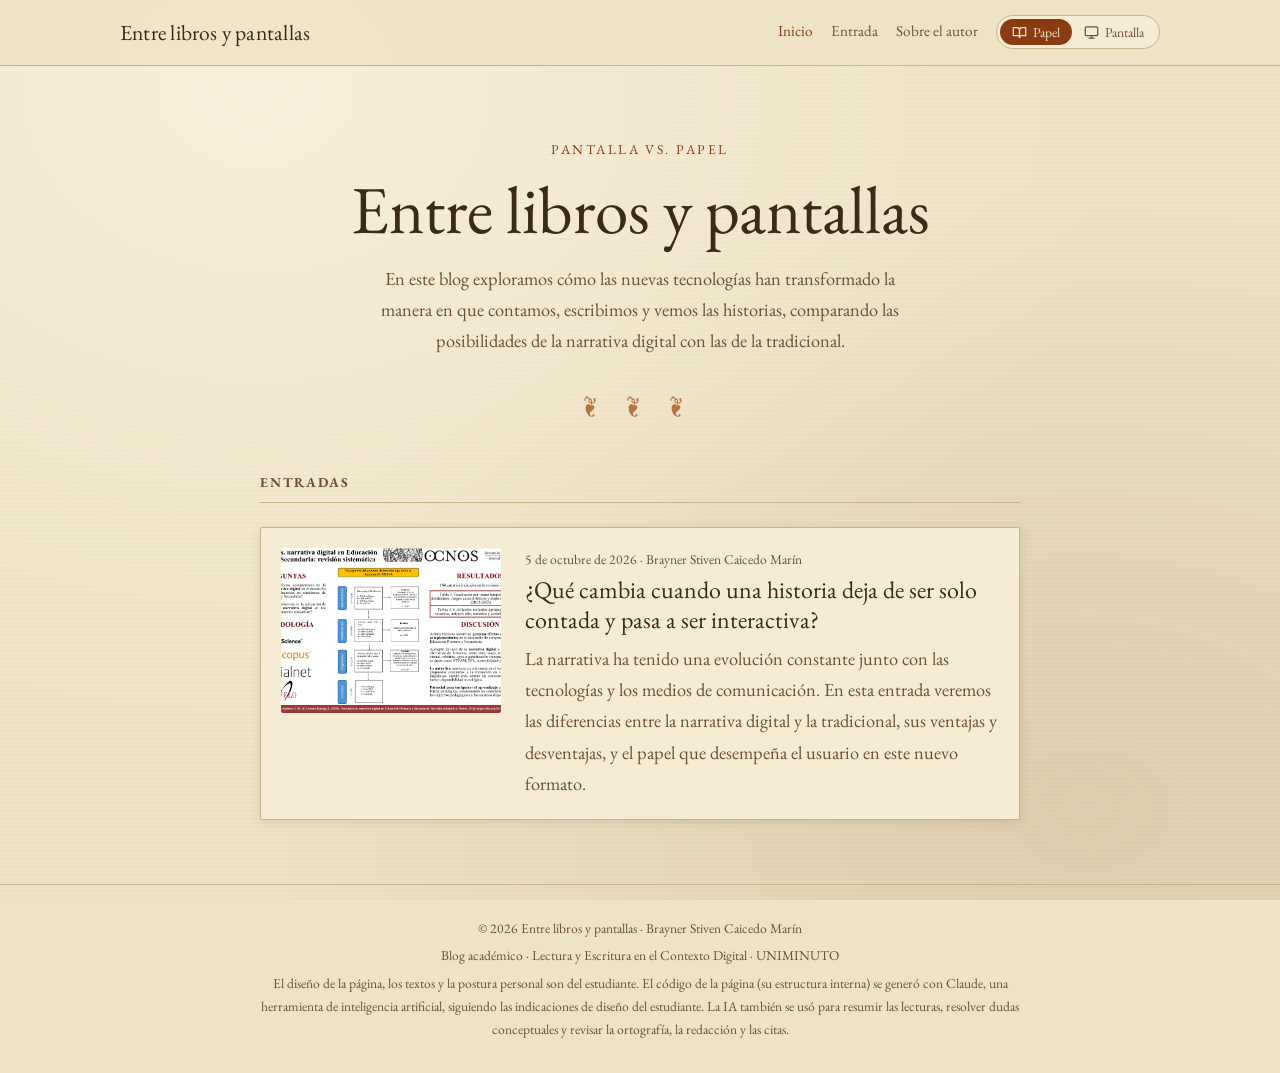
<file: index.html>
<!doctype html>
<html lang="es" data-modo="papel">
<head>
  <meta charset="utf-8">
  <meta name="viewport" content="width=device-width, initial-scale=1">
  <title>Entre libros y pantallas</title>
  <meta name="description" content="Blog sobre narrativas digitales y tradicionales.">
  <script>
    (function () {
      try {
        var m = localStorage.getItem("modo-lectura");
        if (m === "papel" || m === "pantalla") document.documentElement.setAttribute("data-modo", m);
      } catch (e) {}
    })();
  </script>
  <link rel="preconnect" href="https://fonts.googleapis.com">
  <link rel="preconnect" href="https://fonts.gstatic.com" crossorigin>
  <link href="https://fonts.googleapis.com/css2?family=EB+Garamond:ital,wght@0,400;0,600;1,400&family=IM+Fell+English&family=Inter:wght@400;600&family=JetBrains+Mono:wght@400;700&display=swap" rel="stylesheet">
  <link rel="stylesheet" href="css/styles.css">
  <script src="js/modo.js" defer></script>
</head>
<body>
  <header class="encabezado">
    <div class="contenedor-ancho">
      <a class="marca" href="index.html">Entre libros y pantallas</a>
      <nav class="navegacion" aria-label="Principal">
        <a href="index.html" aria-current="page">Inicio</a>
        <a href="entrada.html">Entrada</a>
        <a href="sobre-el-autor.html">Sobre el autor</a>
        <button class="interruptor" id="interruptor" type="button" aria-pressed="false" aria-label="Cambiar a modo pantalla">
          <span class="op-papel">
            <svg viewBox="0 0 24 24" fill="none" stroke="currentColor" stroke-width="2" stroke-linecap="round" stroke-linejoin="round" aria-hidden="true"><path d="M2 4h6a4 4 0 0 1 4 4v12a3 3 0 0 0-3-3H2z"/><path d="M22 4h-6a4 4 0 0 0-4 4v12a3 3 0 0 1 3-3h7z"/></svg>
            Papel
          </span>
          <span class="op-pantalla">
            <svg viewBox="0 0 24 24" fill="none" stroke="currentColor" stroke-width="2" stroke-linecap="round" stroke-linejoin="round" aria-hidden="true"><rect x="2" y="3" width="20" height="14" rx="2"/><path d="M8 21h8M12 17v4"/></svg>
            Pantalla
          </span>
        </button>
      </nav>
    </div>
  </header>

  <main>
    <section class="portada contenedor">
      <p class="antetitulo">Pantalla vs. papel</p>
      <h1>Entre libros y pantallas</h1>
      <p class="bajada">En este blog exploramos cómo las nuevas tecnologías han transformado la manera en que contamos, escribimos y vemos las historias, comparando las posibilidades de la narrativa digital con las de la tradicional.</p>
      <span class="ornamento" aria-hidden="true">❦ ❦ ❦</span>
    </section>

    <section class="contenedor" aria-labelledby="titulo-entradas">
      <h2 class="seccion-titulo" id="titulo-entradas">Entradas</h2>

      <a class="tarjeta" href="entrada.html">
        <div class="miniatura">
          <img src="img/infografia.jpg" alt="" loading="lazy">
        </div>
        <div>
          <p class="meta">5 de octubre de 2026 · Brayner Stiven Caicedo Marín</p>
          <h3>¿Qué cambia cuando una historia deja de ser solo contada y pasa a ser interactiva?</h3>
          <p>La narrativa ha tenido una evolución constante junto con las tecnologías y los medios de comunicación. En esta entrada veremos las diferencias entre la narrativa digital y la tradicional, sus ventajas y desventajas, y el papel que desempeña el usuario en este nuevo formato.</p>
        </div>
      </a>
    </section>
  </main>

  <footer class="pie">
    <div class="contenedor">
      <p>&copy; 2026 Entre libros y pantallas · Brayner Stiven Caicedo Marín</p>
      <p>Blog académico · Lectura y Escritura en el Contexto Digital · UNIMINUTO</p>
      <p>El diseño de la página, los textos y la postura personal son del estudiante. El código de la página (su estructura interna) se generó con Claude, una herramienta de inteligencia artificial, siguiendo las indicaciones de diseño del estudiante. La IA también se usó para resumir las lecturas, resolver dudas conceptuales y revisar la ortografía, la redacción y las citas.</p>
    </div>
  </footer>
</body>
</html>
</file>
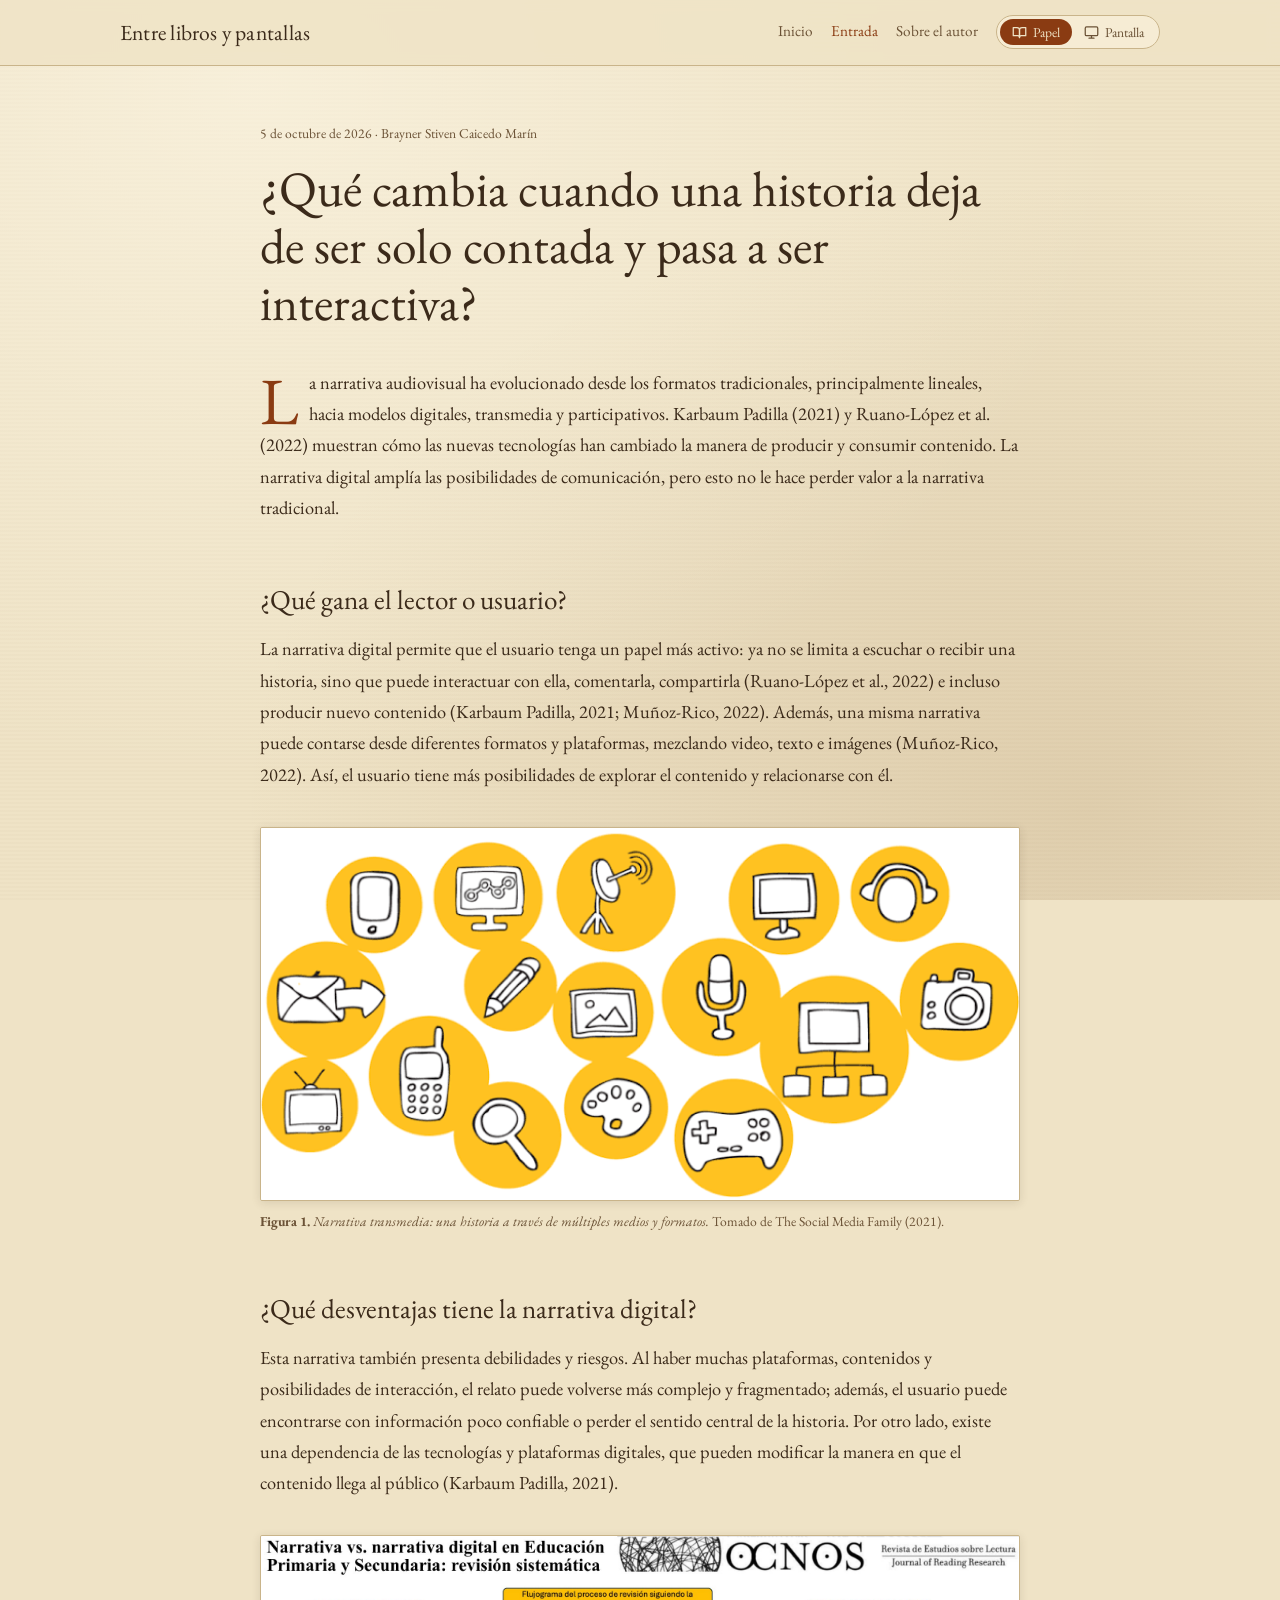
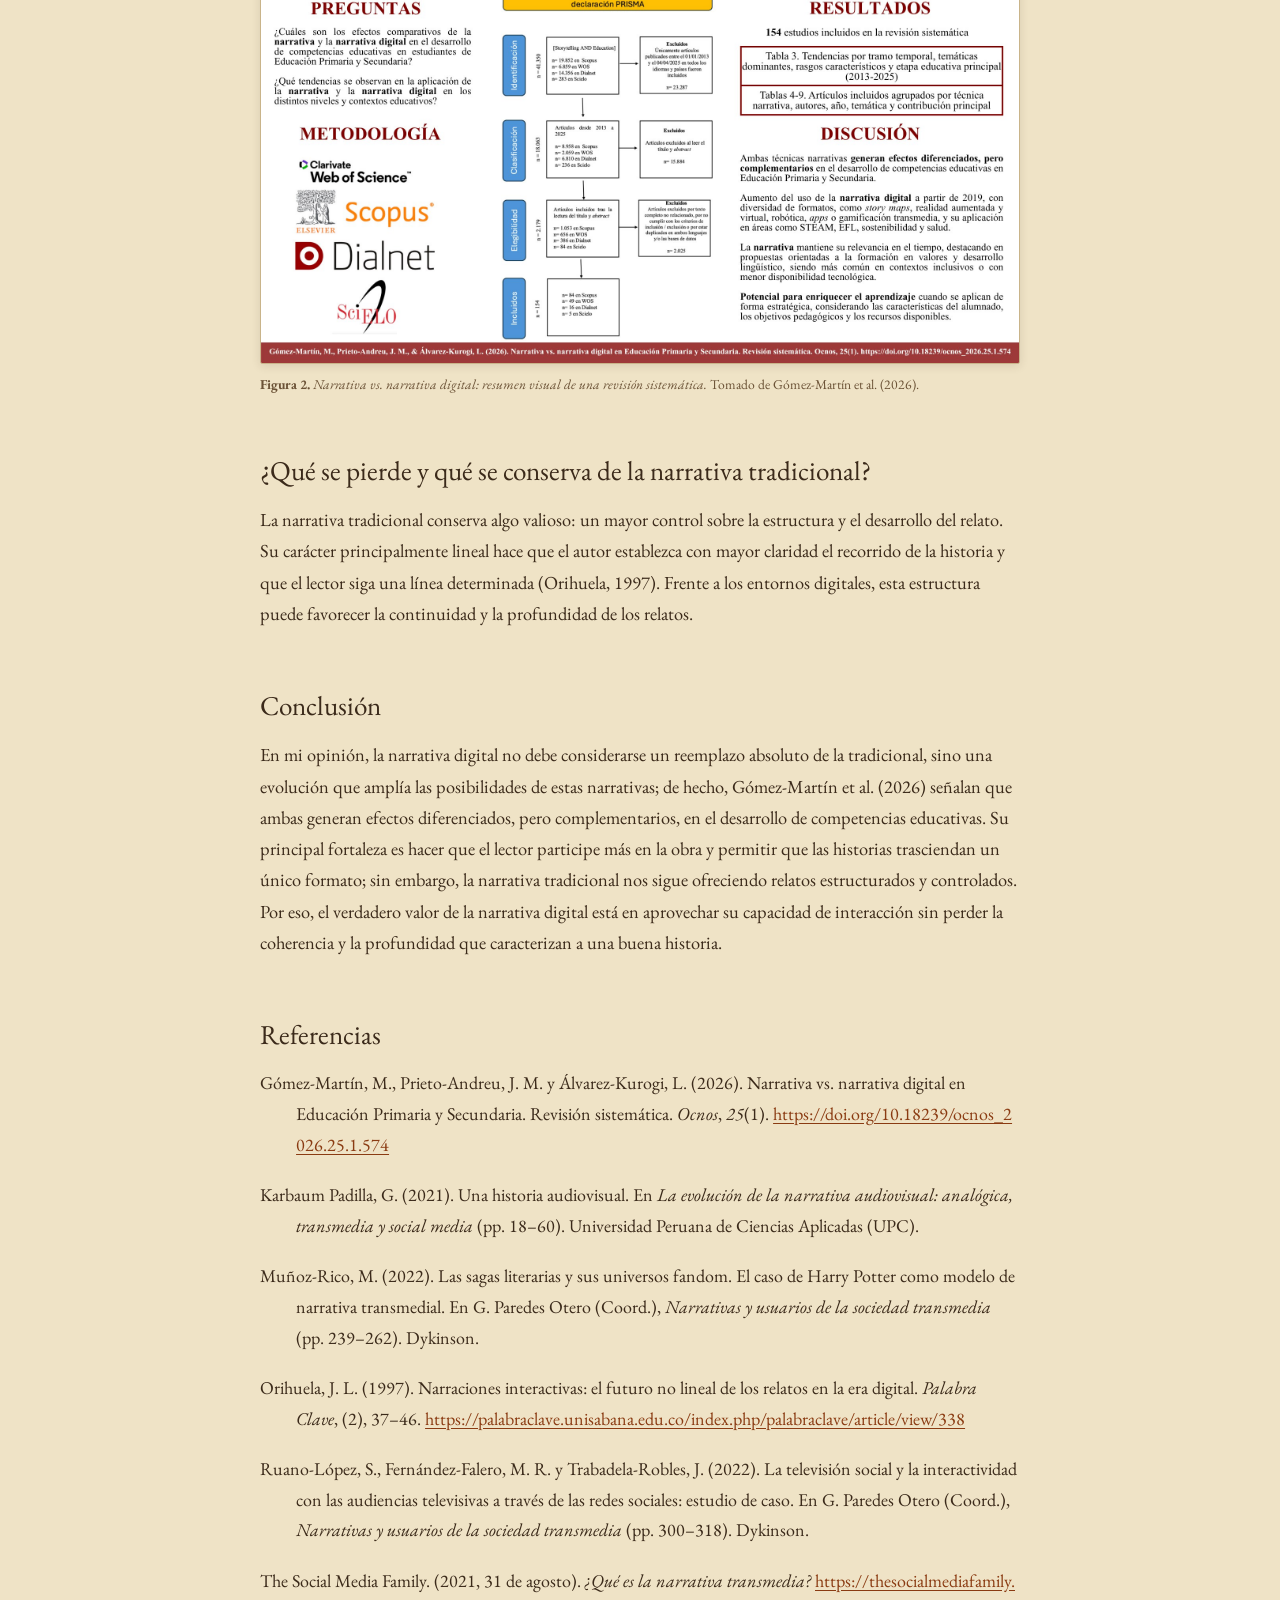
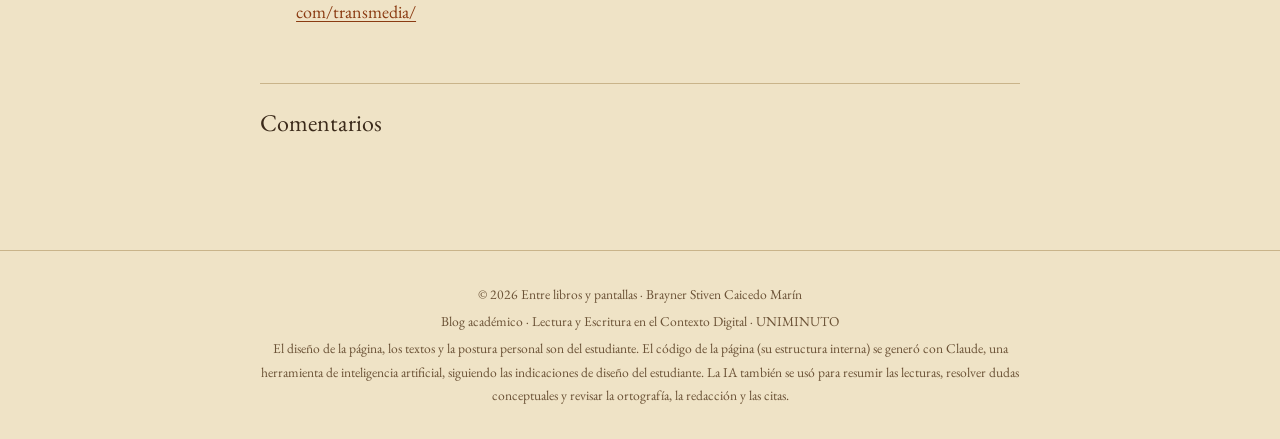
<file: entrada.html>
<!doctype html>
<html lang="es" data-modo="papel">
<head>
  <meta charset="utf-8">
  <meta name="viewport" content="width=device-width, initial-scale=1">
  <title>¿Qué cambia cuando una historia deja de ser solo contada? · Entre libros y pantallas</title>
  <meta name="description" content="Ventajas y desventajas de la narrativa digital frente a la tradicional.">
  <script>
    (function () {
      try {
        var m = localStorage.getItem("modo-lectura");
        if (m === "papel" || m === "pantalla") document.documentElement.setAttribute("data-modo", m);
      } catch (e) {}
    })();
  </script>
  <link rel="preconnect" href="https://fonts.googleapis.com">
  <link rel="preconnect" href="https://fonts.gstatic.com" crossorigin>
  <link href="https://fonts.googleapis.com/css2?family=EB+Garamond:ital,wght@0,400;0,600;1,400&family=IM+Fell+English&family=Inter:wght@400;600&family=JetBrains+Mono:wght@400;700&display=swap" rel="stylesheet">
  <link rel="stylesheet" href="css/styles.css">
  <script src="js/modo.js" defer></script>
</head>
<body>
  <header class="encabezado">
    <div class="contenedor-ancho">
      <a class="marca" href="index.html">Entre libros y pantallas</a>
      <nav class="navegacion" aria-label="Principal">
        <a href="index.html">Inicio</a>
        <a href="entrada.html" aria-current="page">Entrada</a>
        <a href="sobre-el-autor.html">Sobre el autor</a>
        <button class="interruptor" id="interruptor" type="button" aria-pressed="false" aria-label="Cambiar a modo pantalla">
          <span class="op-papel">
            <svg viewBox="0 0 24 24" fill="none" stroke="currentColor" stroke-width="2" stroke-linecap="round" stroke-linejoin="round" aria-hidden="true"><path d="M2 4h6a4 4 0 0 1 4 4v12a3 3 0 0 0-3-3H2z"/><path d="M22 4h-6a4 4 0 0 0-4 4v12a3 3 0 0 1 3-3h7z"/></svg>
            Papel
          </span>
          <span class="op-pantalla">
            <svg viewBox="0 0 24 24" fill="none" stroke="currentColor" stroke-width="2" stroke-linecap="round" stroke-linejoin="round" aria-hidden="true"><rect x="2" y="3" width="20" height="14" rx="2"/><path d="M8 21h8M12 17v4"/></svg>
            Pantalla
          </span>
        </button>
      </nav>
    </div>
  </header>

  <main>
    <article class="articulo contenedor">
      <header>
        <p class="meta">5 de octubre de 2026 · Brayner Stiven Caicedo Marín</p>
        <h1>¿Qué cambia cuando una historia deja de ser solo contada y pasa a ser interactiva?</h1>
      </header>

      <p class="capital">La narrativa audiovisual ha evolucionado desde los formatos tradicionales, principalmente lineales, hacia modelos digitales, transmedia y participativos. Karbaum Padilla (2021) y Ruano-López et al. (2022) muestran cómo las nuevas tecnologías han cambiado la manera de producir y consumir contenido. La narrativa digital amplía las posibilidades de comunicación, pero esto no le hace perder valor a la narrativa tradicional.</p>

      <h2>¿Qué gana el lector o usuario?</h2>
      <p>La narrativa digital permite que el usuario tenga un papel más activo: ya no se limita a escuchar o recibir una historia, sino que puede interactuar con ella, comentarla, compartirla (Ruano-López et al., 2022) e incluso producir nuevo contenido (Karbaum Padilla, 2021; Muñoz-Rico, 2022). Además, una misma narrativa puede contarse desde diferentes formatos y plataformas, mezclando video, texto e imágenes (Muñoz-Rico, 2022). Así, el usuario tiene más posibilidades de explorar el contenido y relacionarse con él.</p>

      <figure>
        <img src="img/transmedia.png" alt="Íconos de distintos medios y formatos: celular, computador, televisor, micrófono, cámara, consola de videojuegos, correo y lápiz" width="738" height="334" loading="lazy">
        <figcaption><strong>Figura 1.</strong> <em>Narrativa transmedia: una historia a través de múltiples medios y formatos.</em> Tomado de The Social Media Family (2021).</figcaption>
      </figure>

      <h2>¿Qué desventajas tiene la narrativa digital?</h2>
      <p>Esta narrativa también presenta debilidades y riesgos. Al haber muchas plataformas, contenidos y posibilidades de interacción, el relato puede volverse más complejo y fragmentado; además, el usuario puede encontrarse con información poco confiable o perder el sentido central de la historia. Por otro lado, existe una dependencia de las tecnologías y plataformas digitales, que pueden modificar la manera en que el contenido llega al público (Karbaum Padilla, 2021).</p>

      <figure>
        <a href="img/infografia.jpg" target="_blank" rel="noopener"><img src="img/infografia.jpg" alt="Resumen visual de una revisión sistemática que compara la narrativa y la narrativa digital en Educación Primaria y Secundaria: preguntas, metodología, resultados y discusión" width="1920" height="1080" loading="lazy"></a>
        <figcaption><strong>Figura 2.</strong> <em>Narrativa vs. narrativa digital: resumen visual de una revisión sistemática.</em> Tomado de Gómez-Martín et al. (2026).</figcaption>
      </figure>

      <h2>¿Qué se pierde y qué se conserva de la narrativa tradicional?</h2>
      <p>La narrativa tradicional conserva algo valioso: un mayor control sobre la estructura y el desarrollo del relato. Su carácter principalmente lineal hace que el autor establezca con mayor claridad el recorrido de la historia y que el lector siga una línea determinada (Orihuela, 1997). Frente a los entornos digitales, esta estructura puede favorecer la continuidad y la profundidad de los relatos.</p>

      <h2>Conclusión</h2>
      <p>En mi opinión, la narrativa digital no debe considerarse un reemplazo absoluto de la tradicional, sino una evolución que amplía las posibilidades de estas narrativas; de hecho, Gómez-Martín et al. (2026) señalan que ambas generan efectos diferenciados, pero complementarios, en el desarrollo de competencias educativas. Su principal fortaleza es hacer que el lector participe más en la obra y permitir que las historias trasciendan un único formato; sin embargo, la narrativa tradicional nos sigue ofreciendo relatos estructurados y controlados. Por eso, el verdadero valor de la narrativa digital está en aprovechar su capacidad de interacción sin perder la coherencia y la profundidad que caracterizan a una buena historia.</p>

      <section class="referencias" aria-labelledby="titulo-referencias">
        <h2 id="titulo-referencias">Referencias</h2>
        <p>Gómez-Martín, M., Prieto-Andreu, J. M. y Álvarez-Kurogi, L. (2026). Narrativa vs. narrativa digital en Educación Primaria y Secundaria. Revisión sistemática. <em>Ocnos</em>, <em>25</em>(1). <a href="https://doi.org/10.18239/ocnos_2026.25.1.574">https://doi.org/10.18239/ocnos_2026.25.1.574</a></p>
        <p>Karbaum Padilla, G. (2021). Una historia audiovisual. En <em>La evolución de la narrativa audiovisual: analógica, transmedia y social media</em> (pp. 18–60). Universidad Peruana de Ciencias Aplicadas (UPC).</p>
        <p>Muñoz-Rico, M. (2022). Las sagas literarias y sus universos fandom. El caso de Harry Potter como modelo de narrativa transmedial. En G. Paredes Otero (Coord.), <em>Narrativas y usuarios de la sociedad transmedia</em> (pp. 239–262). Dykinson.</p>
        <p>Orihuela, J. L. (1997). Narraciones interactivas: el futuro no lineal de los relatos en la era digital. <em>Palabra Clave</em>, (2), 37–46. <a href="https://palabraclave.unisabana.edu.co/index.php/palabraclave/article/view/338">https://palabraclave.unisabana.edu.co/index.php/palabraclave/article/view/338</a></p>
        <p>Ruano-López, S., Fernández-Falero, M. R. y Trabadela-Robles, J. (2022). La televisión social y la interactividad con las audiencias televisivas a través de las redes sociales: estudio de caso. En G. Paredes Otero (Coord.), <em>Narrativas y usuarios de la sociedad transmedia</em> (pp. 300–318). Dykinson.</p>
        <p>The Social Media Family. (2021, 31 de agosto). <em>¿Qué es la narrativa transmedia?</em> <a href="https://thesocialmediafamily.com/transmedia/">https://thesocialmediafamily.com/transmedia/</a></p>
      </section>

      <section class="comentarios" aria-labelledby="titulo-comentarios">
        <h2 id="titulo-comentarios">Comentarios</h2>
        <div id="giscus"
             data-repo="brusher769/entre-libros-y-pantallas"
             data-repo-id="R_kgDOU9elTQ"
             data-category="Announcements"
             data-category-id="DIC_kwDOU9elTc4DHIu7"></div>
      </section>
    </article>
  </main>

  <footer class="pie">
    <div class="contenedor">
      <p>&copy; 2026 Entre libros y pantallas · Brayner Stiven Caicedo Marín</p>
      <p>Blog académico · Lectura y Escritura en el Contexto Digital · UNIMINUTO</p>
      <p>El diseño de la página, los textos y la postura personal son del estudiante. El código de la página (su estructura interna) se generó con Claude, una herramienta de inteligencia artificial, siguiendo las indicaciones de diseño del estudiante. La IA también se usó para resumir las lecturas, resolver dudas conceptuales y revisar la ortografía, la redacción y las citas.</p>
    </div>
  </footer>
</body>
</html>
</file>
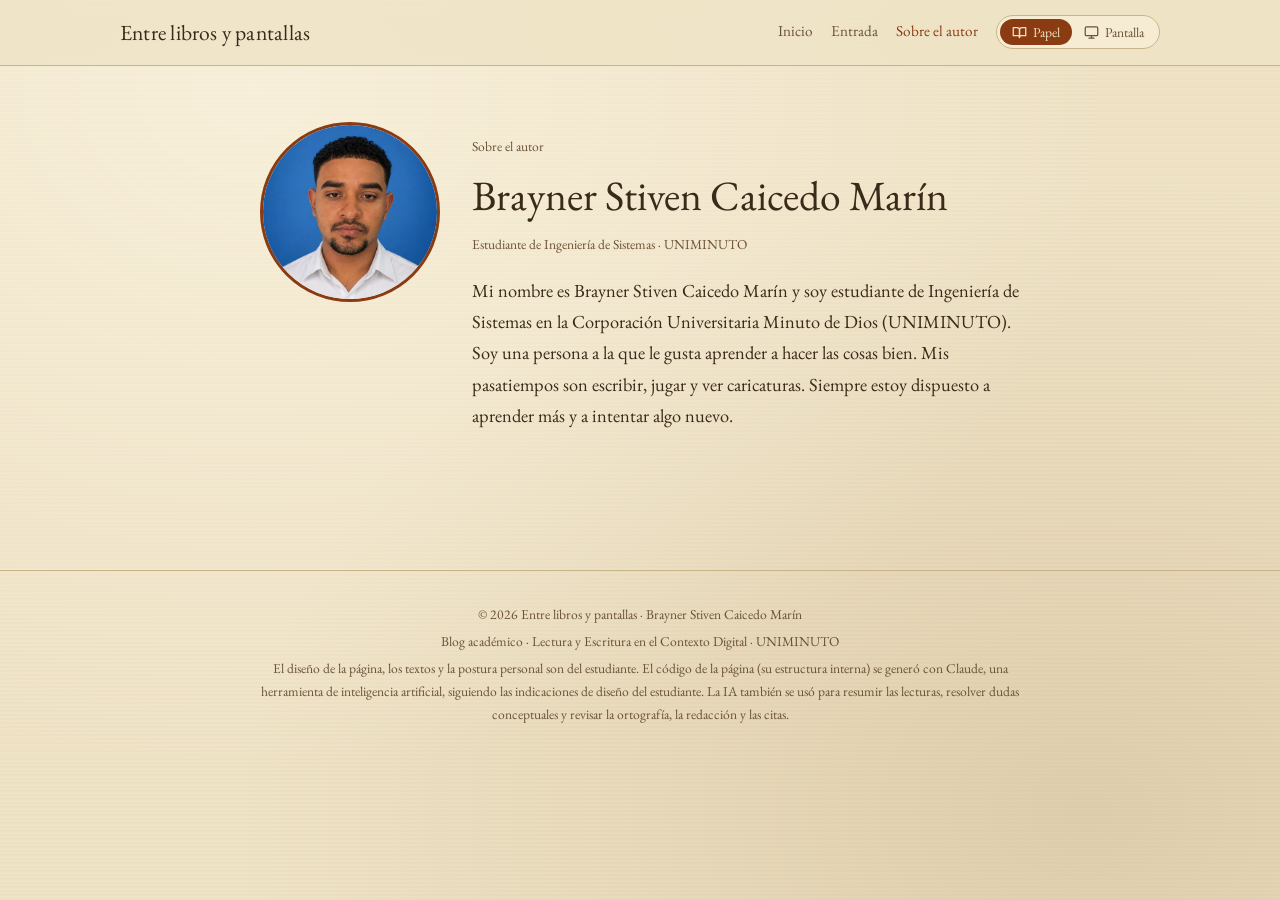
<file: sobre-el-autor.html>
<!doctype html>
<html lang="es" data-modo="papel">
<head>
  <meta charset="utf-8">
  <meta name="viewport" content="width=device-width, initial-scale=1">
  <title>Sobre el autor · Entre libros y pantallas</title>
  <meta name="description" content="Sobre Brayner Stiven Caicedo Marín.">
  <script>
    (function () {
      try {
        var m = localStorage.getItem("modo-lectura");
        if (m === "papel" || m === "pantalla") document.documentElement.setAttribute("data-modo", m);
      } catch (e) {}
    })();
  </script>
  <link rel="preconnect" href="https://fonts.googleapis.com">
  <link rel="preconnect" href="https://fonts.gstatic.com" crossorigin>
  <link href="https://fonts.googleapis.com/css2?family=EB+Garamond:ital,wght@0,400;0,600;1,400&family=IM+Fell+English&family=Inter:wght@400;600&family=JetBrains+Mono:wght@400;700&display=swap" rel="stylesheet">
  <link rel="stylesheet" href="css/styles.css">
  <script src="js/modo.js" defer></script>
</head>
<body>
  <header class="encabezado">
    <div class="contenedor-ancho">
      <a class="marca" href="index.html">Entre libros y pantallas</a>
      <nav class="navegacion" aria-label="Principal">
        <a href="index.html">Inicio</a>
        <a href="entrada.html">Entrada</a>
        <a href="sobre-el-autor.html" aria-current="page">Sobre el autor</a>
        <button class="interruptor" id="interruptor" type="button" aria-pressed="false" aria-label="Cambiar a modo pantalla">
          <span class="op-papel">
            <svg viewBox="0 0 24 24" fill="none" stroke="currentColor" stroke-width="2" stroke-linecap="round" stroke-linejoin="round" aria-hidden="true"><path d="M2 4h6a4 4 0 0 1 4 4v12a3 3 0 0 0-3-3H2z"/><path d="M22 4h-6a4 4 0 0 0-4 4v12a3 3 0 0 1 3-3h7z"/></svg>
            Papel
          </span>
          <span class="op-pantalla">
            <svg viewBox="0 0 24 24" fill="none" stroke="currentColor" stroke-width="2" stroke-linecap="round" stroke-linejoin="round" aria-hidden="true"><rect x="2" y="3" width="20" height="14" rx="2"/><path d="M8 21h8M12 17v4"/></svg>
            Pantalla
          </span>
        </button>
      </nav>
    </div>
  </header>

  <main>
    <section class="autor contenedor">
      <div class="foto">
        <img src="img/autor.jpg" alt="Foto de Brayner Stiven Caicedo Marín" width="480" height="480">
      </div>
      <div>
        <p class="meta">Sobre el autor</p>
        <h1>Brayner Stiven Caicedo Marín</h1>
        <p class="meta">Estudiante de Ingeniería de Sistemas · UNIMINUTO</p>
        <p>Mi nombre es Brayner Stiven Caicedo Marín y soy estudiante de Ingeniería de Sistemas en la Corporación Universitaria Minuto de Dios (UNIMINUTO). Soy una persona a la que le gusta aprender a hacer las cosas bien. Mis pasatiempos son escribir, jugar y ver caricaturas. Siempre estoy dispuesto a aprender más y a intentar algo nuevo.</p>
      </div>
    </section>
  </main>

  <footer class="pie">
    <div class="contenedor">
      <p>&copy; 2026 Entre libros y pantallas · Brayner Stiven Caicedo Marín</p>
      <p>Blog académico · Lectura y Escritura en el Contexto Digital · UNIMINUTO</p>
      <p>El diseño de la página, los textos y la postura personal son del estudiante. El código de la página (su estructura interna) se generó con Claude, una herramienta de inteligencia artificial, siguiendo las indicaciones de diseño del estudiante. La IA también se usó para resumir las lecturas, resolver dudas conceptuales y revisar la ortografía, la redacción y las citas.</p>
    </div>
  </footer>
</body>
</html>
</file>
<file: css/styles.css>
/* =========================================================
   Pantalla vs. papel — estilos
   Dos modos: [data-modo="papel"] (libro antiguo) y
   [data-modo="pantalla"] (pantalla moderna, acento cian).
   ========================================================= */

/* ---------- Modo papel (libro antiguo) ---------- */
:root,
:root[data-modo="papel"] {
  --fondo: #efe3c6;
  --fondo-alt: #e6d6b0;
  --superficie: #f6ecd4;
  --texto: #3b2a1a;
  --texto-suave: #6b5236;
  --acento: #8a3b12;
  --acento-suave: #b8743f;
  --borde: #c9b48a;
  --sombra: 0 2px 10px rgba(59, 42, 26, 0.12);
  --fuente-cuerpo: "EB Garamond", Georgia, "Times New Roman", serif;
  --fuente-titulos: "IM Fell English", "EB Garamond", Georgia, serif;
  --fuente-ui: "EB Garamond", Georgia, serif;
  --radio: 2px;
  --textura:
    radial-gradient(ellipse at 20% 10%, rgba(255, 250, 235, 0.55), transparent 60%),
    radial-gradient(ellipse at 85% 90%, rgba(150, 110, 60, 0.18), transparent 55%),
    repeating-linear-gradient(0deg, rgba(120, 90, 50, 0.025) 0 2px, transparent 2px 4px);
  color-scheme: light;
}

/* ---------- Modo pantalla (cian) ---------- */
:root[data-modo="pantalla"] {
  --fondo: #0a1120;
  --fondo-alt: #0f1a2e;
  --superficie: #111d33;
  --texto: #dbe7f5;
  --texto-suave: #8fa3bf;
  --acento: #22d3ee;
  --acento-suave: #0e7490;
  --borde: #1e3354;
  --sombra: 0 0 0 1px rgba(34, 211, 238, 0.08), 0 8px 24px rgba(0, 0, 0, 0.35);
  --fuente-cuerpo: "Inter", system-ui, -apple-system, "Segoe UI", sans-serif;
  --fuente-titulos: "JetBrains Mono", ui-monospace, "Cascadia Code", monospace;
  --fuente-ui: "JetBrains Mono", ui-monospace, monospace;
  --radio: 8px;
  --textura:
    radial-gradient(ellipse at 15% 0%, rgba(34, 211, 238, 0.10), transparent 55%),
    radial-gradient(ellipse at 100% 100%, rgba(14, 116, 144, 0.18), transparent 50%);
  color-scheme: dark;
}

/* ---------- Base ---------- */
*,
*::before,
*::after { box-sizing: border-box; }

html { -webkit-text-size-adjust: 100%; }

body {
  margin: 0;
  min-height: 100vh;
  background-color: var(--fondo);
  background-image: var(--textura);
  background-attachment: fixed;
  color: var(--texto);
  font-family: var(--fuente-cuerpo);
  font-size: 1.15rem;
  line-height: 1.7;
  transition: background-color 0.4s ease, color 0.4s ease;
}

:root[data-modo="pantalla"] body { font-size: 1.05rem; }

img { max-width: 100%; height: auto; display: block; }

a { color: var(--acento); text-underline-offset: 3px; }
a:hover { color: var(--acento-suave); }

:focus-visible { outline: 2px solid var(--acento); outline-offset: 3px; }

.contenedor { width: min(100% - 32px, 760px); margin-inline: auto; }
.contenedor-ancho { width: min(100% - 32px, 1040px); margin-inline: auto; }

/* ---------- Encabezado ---------- */
.encabezado {
  border-bottom: 1px solid var(--borde);
  background: color-mix(in srgb, var(--fondo) 85%, transparent);
  backdrop-filter: blur(6px);
  position: sticky;
  top: 0;
  z-index: 10;
}

.encabezado .contenedor-ancho {
  display: flex;
  align-items: center;
  justify-content: space-between;
  gap: 16px;
  flex-wrap: wrap;
  padding-block: 14px;
}

.marca {
  font-family: var(--fuente-titulos);
  font-size: 1.35rem;
  color: var(--texto);
  text-decoration: none;
  letter-spacing: 0.01em;
}
.marca:hover { color: var(--acento); }

.navegacion { display: flex; align-items: center; gap: 18px; flex-wrap: wrap; }

.navegacion a {
  font-family: var(--fuente-ui);
  font-size: 0.95rem;
  color: var(--texto-suave);
  text-decoration: none;
}
.navegacion a:hover,
.navegacion a[aria-current="page"] { color: var(--acento); }

/* ---------- Interruptor papel / pantalla ---------- */
.interruptor {
  display: inline-flex;
  align-items: center;
  gap: 0;
  padding: 3px;
  border: 1px solid var(--borde);
  border-radius: 999px;
  background: var(--superficie);
  cursor: pointer;
  font-family: var(--fuente-ui);
  font-size: 0.85rem;
  color: var(--texto-suave);
}

.interruptor span {
  display: inline-flex;
  align-items: center;
  gap: 6px;
  padding: 4px 12px;
  border-radius: 999px;
  transition: background 0.3s ease, color 0.3s ease;
}

.interruptor svg { width: 15px; height: 15px; }

:root[data-modo="papel"] .interruptor .op-papel,
:root[data-modo="pantalla"] .interruptor .op-pantalla {
  background: var(--acento);
  color: var(--fondo);
}

/* ---------- Portada del inicio ---------- */
.portada {
  padding-block: 72px 48px;
  text-align: center;
}

.portada .antetitulo {
  font-family: var(--fuente-ui);
  font-size: 0.85rem;
  letter-spacing: 0.18em;
  text-transform: uppercase;
  color: var(--acento);
  margin: 0 0 12px;
}

.portada h1 {
  font-family: var(--fuente-titulos);
  font-weight: 400;
  font-size: clamp(2.4rem, 7vw, 4.2rem);
  line-height: 1.1;
  margin: 0 0 16px;
}

:root[data-modo="pantalla"] .portada h1 { font-weight: 700; letter-spacing: -0.02em; }

.portada .bajada {
  max-width: 560px;
  margin: 0 auto;
  color: var(--texto-suave);
}

.ornamento {
  display: block;
  margin: 28px auto 0;
  color: var(--acento-suave);
  font-size: 1.4rem;
  letter-spacing: 0.6em;
}
:root[data-modo="pantalla"] .ornamento { display: none; }

/* ---------- Lista de entradas ---------- */
.seccion-titulo {
  font-family: var(--fuente-ui);
  font-size: 0.85rem;
  letter-spacing: 0.15em;
  text-transform: uppercase;
  color: var(--texto-suave);
  border-bottom: 1px solid var(--borde);
  padding-bottom: 8px;
  margin: 0 0 24px;
}

.tarjeta {
  display: grid;
  grid-template-columns: 220px 1fr;
  gap: 24px;
  padding: 20px;
  margin-bottom: 24px;
  background: var(--superficie);
  border: 1px solid var(--borde);
  border-radius: var(--radio);
  box-shadow: var(--sombra);
  text-decoration: none;
  color: inherit;
  transition: transform 0.2s ease, border-color 0.2s ease;
}
.tarjeta:hover { transform: translateY(-2px); border-color: var(--acento); }

.tarjeta .miniatura {
  aspect-ratio: 4 / 3;
  border-radius: var(--radio);
  overflow: hidden;
  background: var(--fondo-alt);
}
.tarjeta .miniatura img { width: 100%; height: 100%; object-fit: cover; }

.tarjeta h3 {
  font-family: var(--fuente-titulos);
  font-weight: 400;
  font-size: 1.5rem;
  line-height: 1.25;
  margin: 4px 0 8px;
  color: var(--texto);
}
:root[data-modo="pantalla"] .tarjeta h3 { font-weight: 700; font-size: 1.25rem; }

.tarjeta p { margin: 0; color: var(--texto-suave); }

.meta {
  font-family: var(--fuente-ui);
  font-size: 0.85rem;
  color: var(--texto-suave);
}

/* ---------- Entrada (artículo) ---------- */
.articulo { padding-block: 56px 32px; }

.articulo header { margin-bottom: 36px; }

.articulo h1 {
  font-family: var(--fuente-titulos);
  font-weight: 400;
  font-size: clamp(2rem, 5.5vw, 3.1rem);
  line-height: 1.15;
  margin: 8px 0 12px;
}
:root[data-modo="pantalla"] .articulo h1 { font-weight: 700; letter-spacing: -0.02em; }

.articulo h2 {
  font-family: var(--fuente-titulos);
  font-weight: 400;
  font-size: 1.7rem;
  line-height: 1.25;
  margin: 2.2em 0 0.6em;
}
:root[data-modo="pantalla"] .articulo h2 {
  font-weight: 700;
  font-size: 1.3rem;
  color: var(--acento);
}
:root[data-modo="pantalla"] .articulo h2::before { content: "> "; opacity: 0.6; }

.articulo p { margin: 0 0 1.1em; }

/* Letra capital al inicio del artículo, solo en modo papel */
:root[data-modo="papel"] .articulo .capital::first-letter {
  float: left;
  font-family: var(--fuente-titulos);
  font-size: 3.6em;
  line-height: 0.85;
  padding: 6px 10px 0 0;
  color: var(--acento);
}

.articulo blockquote {
  margin: 1.6em 0;
  padding: 0.4em 0 0.4em 1.2em;
  border-left: 3px solid var(--acento);
  color: var(--texto-suave);
  font-style: italic;
}
:root[data-modo="pantalla"] .articulo blockquote {
  font-style: normal;
  background: var(--superficie);
  border-radius: 0 var(--radio) var(--radio) 0;
  padding: 0.8em 1.2em;
}

/* Figuras: infografía, imágenes y GIF */
figure { margin: 2em 0; }

figure img {
  width: 100%;
  border: 1px solid var(--borde);
  border-radius: var(--radio);
  box-shadow: var(--sombra);
}

figcaption {
  margin-top: 10px;
  font-family: var(--fuente-ui);
  font-size: 0.85rem;
  line-height: 1.5;
  color: var(--texto-suave);
}

/* Referencias en APA (sangría francesa) */
.referencias p {
  padding-left: 2em;
  text-indent: -2em;
  font-size: 0.98em;
}

/* Texto pendiente: marca visible para lo que falta escribir */
.pendiente {
  background: repeating-linear-gradient(-45deg,
    color-mix(in srgb, var(--acento) 10%, transparent) 0 8px,
    transparent 8px 16px);
  border: 1px dashed var(--acento);
  border-radius: var(--radio);
  padding: 2px 6px;
  color: var(--acento);
  font-family: var(--fuente-ui);
  font-size: 0.9em;
}

.caja-pendiente {
  display: grid;
  place-items: center;
  min-height: 260px;
  padding: 24px;
  text-align: center;
  border: 2px dashed var(--acento);
  border-radius: var(--radio);
  background: color-mix(in srgb, var(--acento) 6%, transparent);
  color: var(--acento);
  font-family: var(--fuente-ui);
  font-size: 0.95rem;
}

/* ---------- Comentarios ---------- */
.comentarios {
  margin-top: 56px;
  padding-top: 24px;
  border-top: 1px solid var(--borde);
}

.comentarios h2 {
  font-family: var(--fuente-titulos);
  font-weight: 400;
  font-size: 1.5rem;
  margin: 0 0 16px;
}
:root[data-modo="pantalla"] .comentarios h2 { font-weight: 700; font-size: 1.2rem; }

/* ---------- Sobre el autor ---------- */
.autor {
  display: grid;
  grid-template-columns: 180px 1fr;
  gap: 32px;
  align-items: start;
  padding-block: 56px;
}

.autor .foto {
  aspect-ratio: 1;
  border-radius: 50%;
  overflow: hidden;
  border: 3px solid var(--acento);
  background: var(--fondo-alt);
}
.autor .foto img { width: 100%; height: 100%; object-fit: cover; }

.autor h1 {
  font-family: var(--fuente-titulos);
  font-weight: 400;
  font-size: clamp(1.9rem, 5vw, 2.6rem);
  line-height: 1.15;
  margin: 0 0 8px;
}
:root[data-modo="pantalla"] .autor h1 { font-weight: 700; }

/* ---------- Pie de página ---------- */
.pie {
  margin-top: 64px;
  padding-block: 28px;
  border-top: 1px solid var(--borde);
  font-family: var(--fuente-ui);
  font-size: 0.85rem;
  color: var(--texto-suave);
  text-align: center;
}
.pie p { margin: 4px 0; }

/* ---------- Móvil ---------- */
@media (max-width: 640px) {
  body { font-size: 1.08rem; }
  .encabezado .contenedor-ancho { padding-block: 10px; }
  .navegacion { gap: 12px; width: 100%; justify-content: space-between; }
  .portada { padding-block: 48px 32px; }
  .tarjeta { grid-template-columns: 1fr; gap: 14px; padding: 14px; }
  .autor { grid-template-columns: 1fr; gap: 20px; justify-items: center; text-align: center; }
  .autor .foto { width: 150px; }
  .articulo { padding-block: 36px 24px; }
}

@media (prefers-reduced-motion: reduce) {
  * { transition: none !important; }
}

/* Enlaces largos (DOI, URL) en las referencias: que no desborden en móvil */
.articulo { overflow-wrap: anywhere; }
.referencias a { word-break: break-all; }
</file>
